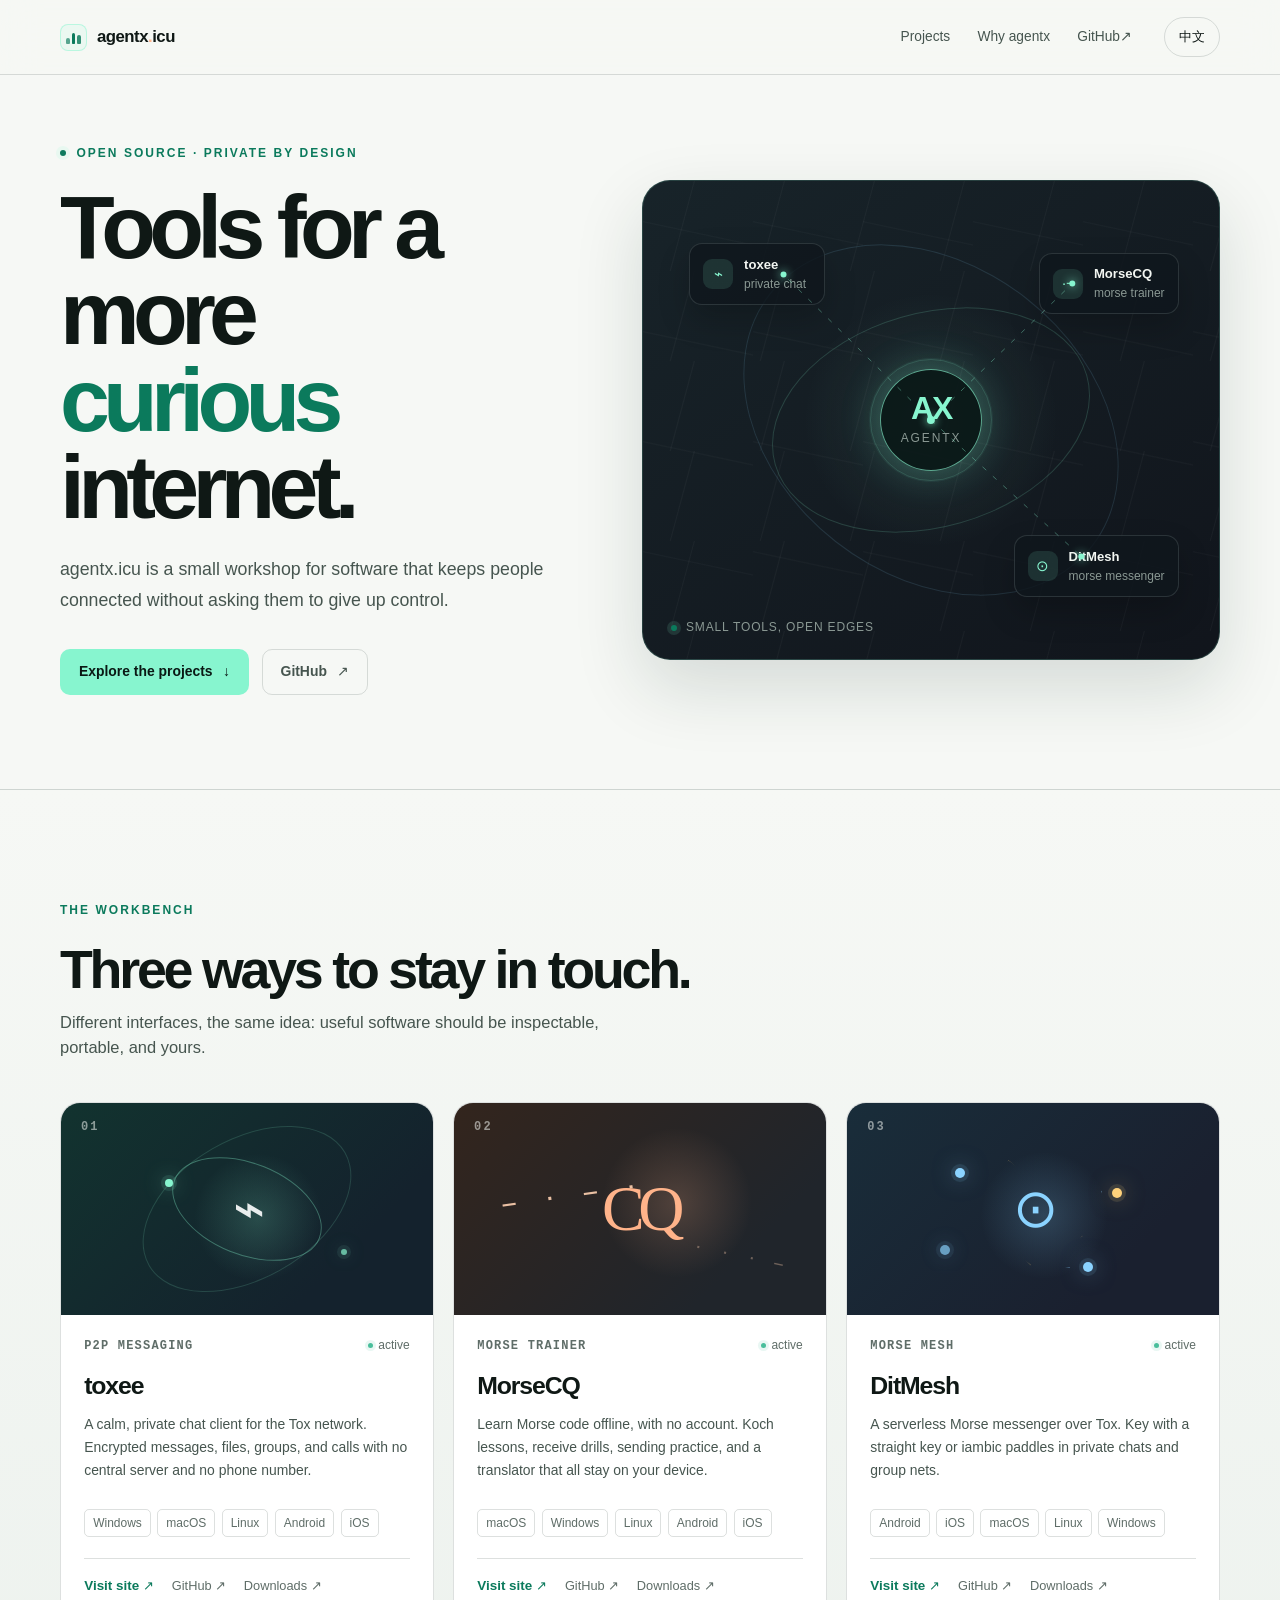
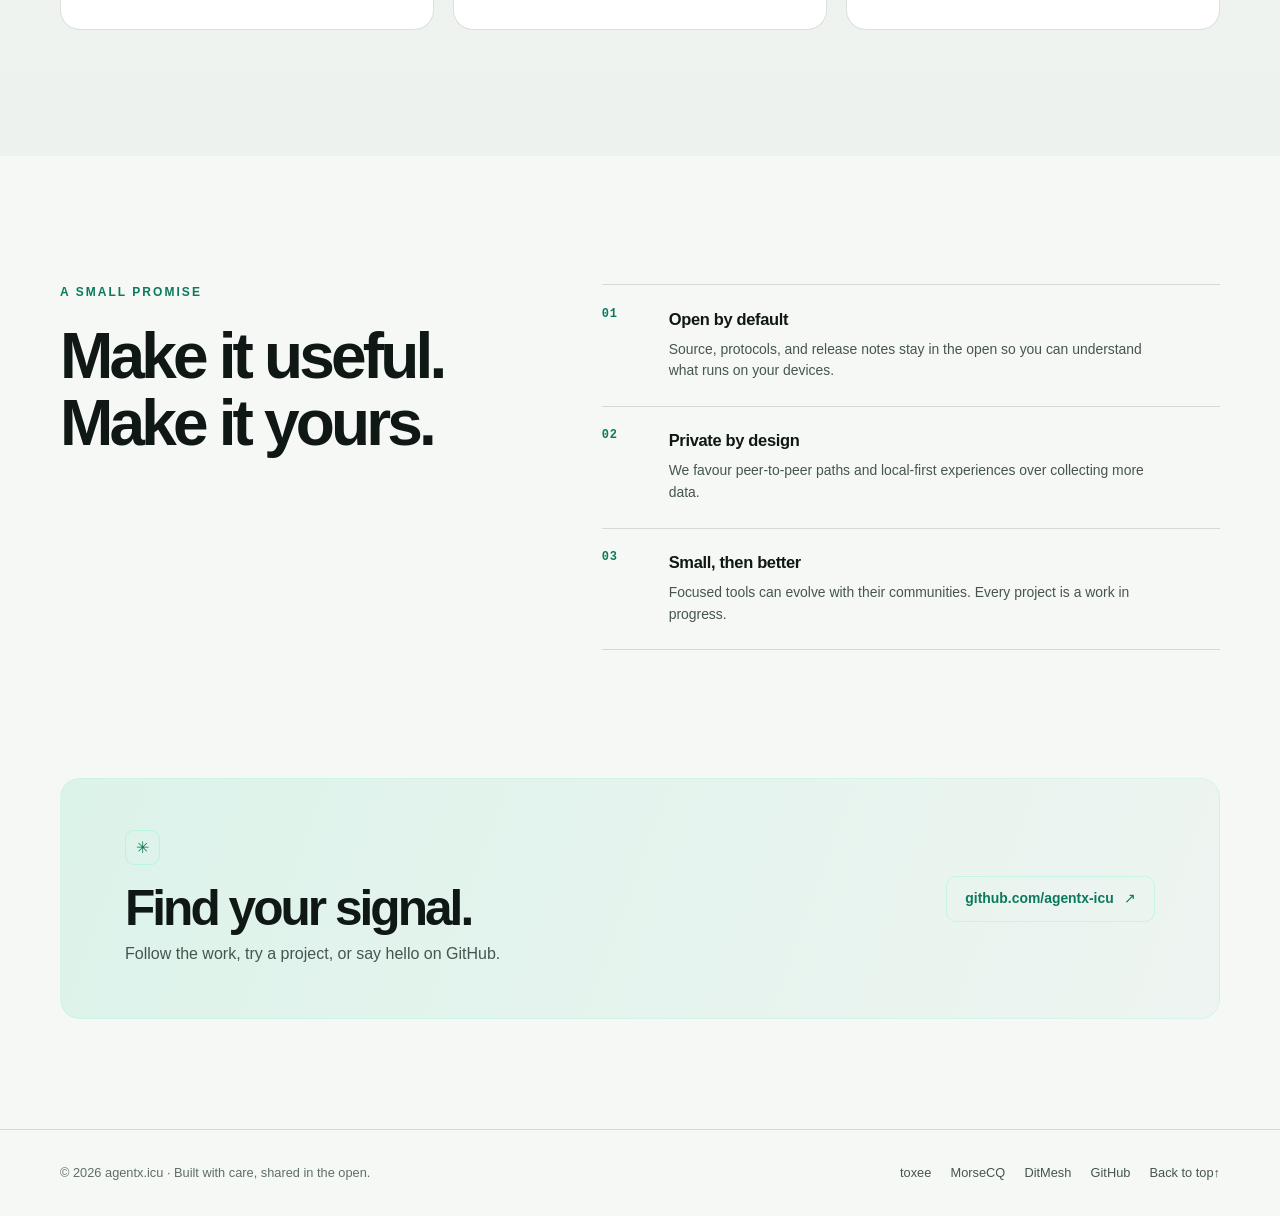
<file: index.html>
<!doctype html>
<html lang="en" data-lang="en">
<head>
  <meta charset="utf-8">
  <meta name="viewport" content="width=device-width, initial-scale=1">
  <title>agentx.icu — Open tools for private communication</title>
  <meta name="description" content="agentx.icu creates open-source, privacy-first communication tools: toxee, MorseCQ, and DitMesh.">
  <meta name="theme-color" content="#0b0e14" media="(prefers-color-scheme: dark)">
  <meta name="theme-color" content="#f6f8f5" media="(prefers-color-scheme: light)">
  <meta name="color-scheme" content="dark light">
  <link rel="canonical" href="https://agentx.icu/">
  <link rel="alternate" hreflang="en" href="https://agentx.icu/?lang=en">
  <link rel="alternate" hreflang="zh-Hans" href="https://agentx.icu/?lang=zh">
  <link rel="alternate" hreflang="x-default" href="https://agentx.icu/">
  <meta property="og:type" content="website">
  <meta property="og:site_name" content="agentx.icu">
  <meta property="og:title" content="agentx.icu — Open tools for private communication">
  <meta property="og:description" content="Open-source, privacy-first communication tools for curious people. Explore toxee, MorseCQ, and DitMesh.">
  <meta property="og:url" content="https://agentx.icu/">
  <meta property="og:image" content="https://agentx.icu/assets/og.jpg">
  <meta property="og:image:type" content="image/jpeg">
  <meta property="og:image:width" content="1200">
  <meta property="og:image:height" content="630">
  <meta property="og:image:alt" content="agentx.icu — Tools for a more curious internet">
  <meta name="twitter:card" content="summary_large_image">
  <meta name="twitter:title" content="agentx.icu — Open tools for private communication">
  <meta name="twitter:description" content="Open-source, privacy-first communication tools for curious people.">
  <meta name="twitter:image" content="https://agentx.icu/assets/og.jpg">
  <link rel="icon" href="assets/favicon.svg" type="image/svg+xml">
  <link rel="icon" href="assets/favicon-64.png" type="image/png" sizes="64x64">
  <link rel="apple-touch-icon" href="assets/apple-touch-icon.png">
  <link rel="stylesheet" href="assets/style.css">
  <script type="application/ld+json">
  {
    "@context": "https://schema.org",
    "@type": "Organization",
    "name": "agentx.icu",
    "url": "https://agentx.icu/",
    "logo": "https://agentx.icu/assets/icon-512.png",
    "sameAs": ["https://github.com/agentx-icu"],
    "description": "Open-source, privacy-first communication tools.",
    "hasPart": [
      {"@type": "SoftwareApplication", "name": "toxee", "url": "https://toxee.agentx.icu/", "codeRepository": "https://github.com/agentx-icu/toxee", "applicationCategory": "CommunicationApplication", "operatingSystem": "Windows, macOS, Linux, Android, iOS", "offers": {"@type": "Offer", "price": "0", "priceCurrency": "USD"}},
      {"@type": "SoftwareApplication", "name": "MorseCQ", "url": "https://morsecq.agentx.icu/", "codeRepository": "https://github.com/agentx-icu/morsecq", "applicationCategory": "EducationalApplication", "operatingSystem": "macOS, Windows, Linux, Android, iOS", "offers": {"@type": "Offer", "price": "0", "priceCurrency": "USD"}},
      {"@type": "SoftwareApplication", "name": "DitMesh", "url": "https://ditmesh.agentx.icu/", "codeRepository": "https://github.com/agentx-icu/ditmesh", "applicationCategory": "CommunicationApplication", "operatingSystem": "Android, iOS, macOS, Linux, Windows", "offers": {"@type": "Offer", "price": "0", "priceCurrency": "USD"}}
    ]
  }
  </script>
</head>
<body id="top">
  <a class="skip-link" href="#projects"><span class="en">Skip to projects</span><span class="zh">跳转到项目</span></a>
  <header class="site-header">
    <div class="wrap nav-wrap">
      <a class="brand" href="./" aria-label="agentx.icu home">
        <span class="brand-mark" aria-hidden="true"><i></i><i></i><i></i></span>
        <span>agentx<span class="brand-dot">.</span>icu</span>
      </a>
      <nav class="site-nav" aria-label="Primary navigation">
        <a href="#projects"><span class="en">Projects</span><span class="zh">项目</span></a>
        <a href="#why"><span class="en">Why agentx</span><span class="zh">我们相信</span></a>
        <a href="https://github.com/agentx-icu" target="_blank" rel="noreferrer">GitHub <span aria-hidden="true">↗</span></a>
      </nav>
      <button class="lang-toggle" type="button" data-lang-toggle aria-label="Switch to Simplified Chinese">中文</button>
    </div>
  </header>

  <main>
    <section class="hero wrap" aria-labelledby="hero-title">
      <div class="hero-copy">
        <p class="eyebrow"><span class="eyebrow-dot"></span><span class="en">OPEN SOURCE · PRIVATE BY DESIGN</span><span class="zh">开源 · 隐私优先</span></p>
        <h1 id="hero-title"><span class="en">Tools for a more<br><em>curious</em> internet.</span><span class="zh">为更好奇的<br><em>互联网</em>打造<span class="nowrap">工具。</span></span></h1>
        <p class="hero-lede"><span class="en">agentx.icu is a small workshop for software that keeps people connected without asking them to give up control.</span><span class="zh">agentx.icu 是一个小型软件工作室，专注于让人与人保持连接，同时把控制权交还给用户。</span></p>
        <div class="hero-actions">
          <a class="button button-primary" href="#projects"><span class="en">Explore the projects</span><span class="zh">探索项目</span><span aria-hidden="true">↓</span></a>
          <a class="button button-quiet" href="https://github.com/agentx-icu" target="_blank" rel="noreferrer">GitHub <span aria-hidden="true">↗</span></a>
        </div>
      </div>
      <div class="hero-visual" aria-label="A constellation of three connected project nodes" role="img">
        <div class="orbit orbit-one"></div><div class="orbit orbit-two"></div>
        <div class="signal signal-a"><span class="signal-icon">⌁</span><b>toxee</b><small><span class="en">private chat</span><span class="zh">私密聊天</span></small></div>
        <div class="signal signal-b"><span class="signal-icon">·−</span><b>MorseCQ</b><small><span class="en">morse trainer</span><span class="zh">摩尔斯训练</span></small></div>
        <div class="signal signal-c"><span class="signal-icon">⊙</span><b>DitMesh</b><small><span class="en">morse messenger</span><span class="zh">摩尔斯通讯</span></small></div>
        <div class="hero-core"><span class="core-pulse"></span><strong>AX</strong><small>agentx</small></div>
        <svg class="network-lines" viewBox="0 0 520 480" aria-hidden="true"><path d="M260 240L112 94M260 240L402 103M260 240L411 377"/><circle cx="260" cy="240" r="4"/><circle cx="112" cy="94" r="3"/><circle cx="402" cy="103" r="3"/><circle cx="411" cy="377" r="3"/></svg>
        <div class="hero-caption"><span class="pulse-dot"></span><span class="en">small tools, open edges</span><span class="zh">小工具，大连接</span></div>
      </div>
    </section>

    <section class="projects-section" id="projects" aria-labelledby="projects-title">
      <div class="wrap">
        <div class="section-heading">
          <p class="eyebrow"><span class="en">THE WORKBENCH</span><span class="zh">工作台</span></p>
          <h2 id="projects-title"><span class="en">Three ways to stay in touch.</span><span class="zh">三种保持连接的方式。</span></h2>
          <p><span class="en">Different interfaces, the same idea: useful software should be inspectable, portable, and yours.</span><span class="zh">不同的界面，同一个理念：好用的软件应该可审计、可移植，也真正属于你。</span></p>
        </div>
        <div class="project-grid">
          <article class="project-card project-toxee">
            <div class="project-art art-toxee" aria-hidden="true"><span class="art-label">01</span><span class="art-glyph">⌁</span><span class="art-orbit art-orbit-a"></span><span class="art-orbit art-orbit-b"></span></div>
            <div class="project-body">
              <div class="project-meta"><span class="project-kicker">P2P MESSAGING</span><span class="status"><i></i><span class="en">active</span><span class="zh">活跃</span></span></div>
              <h3>toxee</h3>
              <p><span class="en">A calm, private chat client for the Tox network. Encrypted messages, files, groups, and calls with no central server and no phone number.</span><span class="zh">简洁、私密的 Tox 网络聊天客户端。端到端加密的消息、文件、群组与通话，无需中心服务器，也无需手机号。</span></p>
              <div class="tag-row"><span>Windows</span><span>macOS</span><span>Linux</span><span>Android</span><span>iOS</span></div>
              <div class="project-links"><a class="text-link" href="https://toxee.agentx.icu/" data-site target="_blank" rel="noreferrer"><span class="en">Visit site</span><span class="zh">访问网站</span> <span aria-hidden="true">↗</span></a><a class="icon-link" href="https://github.com/agentx-icu/toxee" target="_blank" rel="noreferrer" aria-label="toxee on GitHub">GitHub ↗</a><a class="icon-link" href="https://github.com/agentx-icu/toxee/releases/latest" target="_blank" rel="noreferrer"><span class="en">Downloads</span><span class="zh">下载</span> ↗</a></div>
            </div>
          </article>

          <article class="project-card project-morse">
            <div class="project-art art-morse" aria-hidden="true"><span class="art-label">02</span><span class="morse-line">— · — ·</span><span class="morse-line morse-line-two">· · · —</span><span class="art-glyph">CQ</span></div>
            <div class="project-body">
              <div class="project-meta"><span class="project-kicker">MORSE TRAINER</span><span class="status"><i></i><span class="en">active</span><span class="zh">活跃</span></span></div>
              <h3>MorseCQ</h3>
              <p><span class="en">Learn Morse code offline, with no account. Koch lessons, receive drills, sending practice, and a translator that all stay on your device.</span><span class="zh">离线学习摩尔斯电码，无需账号。Koch 课程、抄收训练、拍发练习和翻译器，数据都只留在你的设备上。</span></p>
              <div class="tag-row"><span>macOS</span><span>Windows</span><span>Linux</span><span>Android</span><span>iOS</span></div>
              <div class="project-links"><a class="text-link" href="https://morsecq.agentx.icu/" data-site target="_blank" rel="noreferrer"><span class="en">Visit site</span><span class="zh">访问网站</span> <span aria-hidden="true">↗</span></a><a class="icon-link" href="https://github.com/agentx-icu/morsecq" target="_blank" rel="noreferrer" aria-label="MorseCQ on GitHub">GitHub ↗</a><a class="icon-link" href="https://github.com/agentx-icu/morsecq/releases/latest" target="_blank" rel="noreferrer"><span class="en">Downloads</span><span class="zh">下载</span> ↗</a></div>
            </div>
          </article>

          <article class="project-card project-ditmesh">
            <div class="project-art art-ditmesh" aria-hidden="true"><span class="art-label">03</span><span class="mesh-node node-a"></span><span class="mesh-node node-b"></span><span class="mesh-node node-c"></span><span class="mesh-node node-d"></span><span class="mesh-lines"></span><span class="art-glyph">⊙</span></div>
            <div class="project-body">
              <div class="project-meta"><span class="project-kicker">MORSE MESH</span><span class="status"><i></i><span class="en">active</span><span class="zh">活跃</span></span></div>
              <h3>DitMesh</h3>
              <p><span class="en">A serverless Morse messenger over Tox. Key with a straight key or iambic paddles in private chats and group nets.</span><span class="zh">运行在 Tox 之上的无服务器摩尔斯信使。用直键或自动键在私聊和群组电台网中拍发。</span></p>
              <div class="tag-row"><span>Android</span><span>iOS</span><span>macOS</span><span>Linux</span><span>Windows</span></div>
              <div class="project-links"><a class="text-link" href="https://ditmesh.agentx.icu/" data-site target="_blank" rel="noreferrer"><span class="en">Visit site</span><span class="zh">访问网站</span> <span aria-hidden="true">↗</span></a><a class="icon-link" href="https://github.com/agentx-icu/ditmesh" target="_blank" rel="noreferrer" aria-label="DitMesh on GitHub">GitHub ↗</a><a class="icon-link" href="https://github.com/agentx-icu/ditmesh/releases/latest" target="_blank" rel="noreferrer"><span class="en">Downloads</span><span class="zh">下载</span> ↗</a></div>
            </div>
          </article>
        </div>
      </div>
    </section>

    <section class="why-section" id="why" aria-labelledby="why-title">
      <div class="wrap why-grid">
        <div>
          <p class="eyebrow"><span class="en">A SMALL PROMISE</span><span class="zh">一个小小的承诺</span></p>
          <h2 id="why-title"><span class="en">Make it useful.<br>Make it yours.</span><span class="zh">做有用的事。<br>把它交给你。</span></h2>
        </div>
        <div class="principles">
          <div class="principle"><span class="principle-no">01</span><div><h3><span class="en">Open by default</span><span class="zh">默认开放</span></h3><p><span class="en">Source, protocols, and release notes stay in the open so you can understand what runs on your devices.</span><span class="zh">源代码、协议和发布说明都公开，让你了解设备上运行的一切。</span></p></div></div>
          <div class="principle"><span class="principle-no">02</span><div><h3><span class="en">Private by design</span><span class="zh">隐私优先</span></h3><p><span class="en">We favour peer-to-peer paths and local-first experiences over collecting more data.</span><span class="zh">优先选择点对点和本地优先的体验，而不是收集更多数据。</span></p></div></div>
          <div class="principle"><span class="principle-no">03</span><div><h3><span class="en">Small, then better</span><span class="zh">先小，再变好</span></h3><p><span class="en">Focused tools can evolve with their communities. Every project is a work in progress.</span><span class="zh">专注的工具可以和社区一起成长。每个项目都在持续改进。</span></p></div></div>
        </div>
      </div>
    </section>

    <section class="closing wrap" aria-labelledby="closing-title">
      <div class="closing-inner">
        <div><span class="closing-mark" aria-hidden="true">✳</span><h2 id="closing-title"><span class="en">Find your signal.</span><span class="zh">找到你的信号。</span></h2><p><span class="en">Follow the work, try a project, or say hello on GitHub.</span><span class="zh">关注项目、亲自试试，或在 GitHub 上打个招呼。</span></p></div>
        <a class="button button-light" href="https://github.com/agentx-icu" target="_blank" rel="noreferrer">github.com/agentx-icu <span aria-hidden="true">↗</span></a>
      </div>
    </section>
  </main>

  <footer class="site-footer">
    <div class="wrap footer-inner">
      <span>© <span id="year">2026</span> agentx.icu · <span class="en">Built with care, shared in the open.</span><span class="zh">用心构建，开放分享。</span></span>
      <nav class="footer-links" aria-label="Projects">
        <a href="https://toxee.agentx.icu/" data-site>toxee</a>
        <a href="https://morsecq.agentx.icu/" data-site>MorseCQ</a>
        <a href="https://ditmesh.agentx.icu/" data-site>DitMesh</a>
        <a href="https://github.com/agentx-icu" rel="noreferrer">GitHub</a>
        <a href="#top"><span class="en">Back to top</span><span class="zh">回到顶部</span> ↑</a>
      </nav>
    </div>
  </footer>
  <script src="assets/main.js"></script>
</body>
</html>
</file>
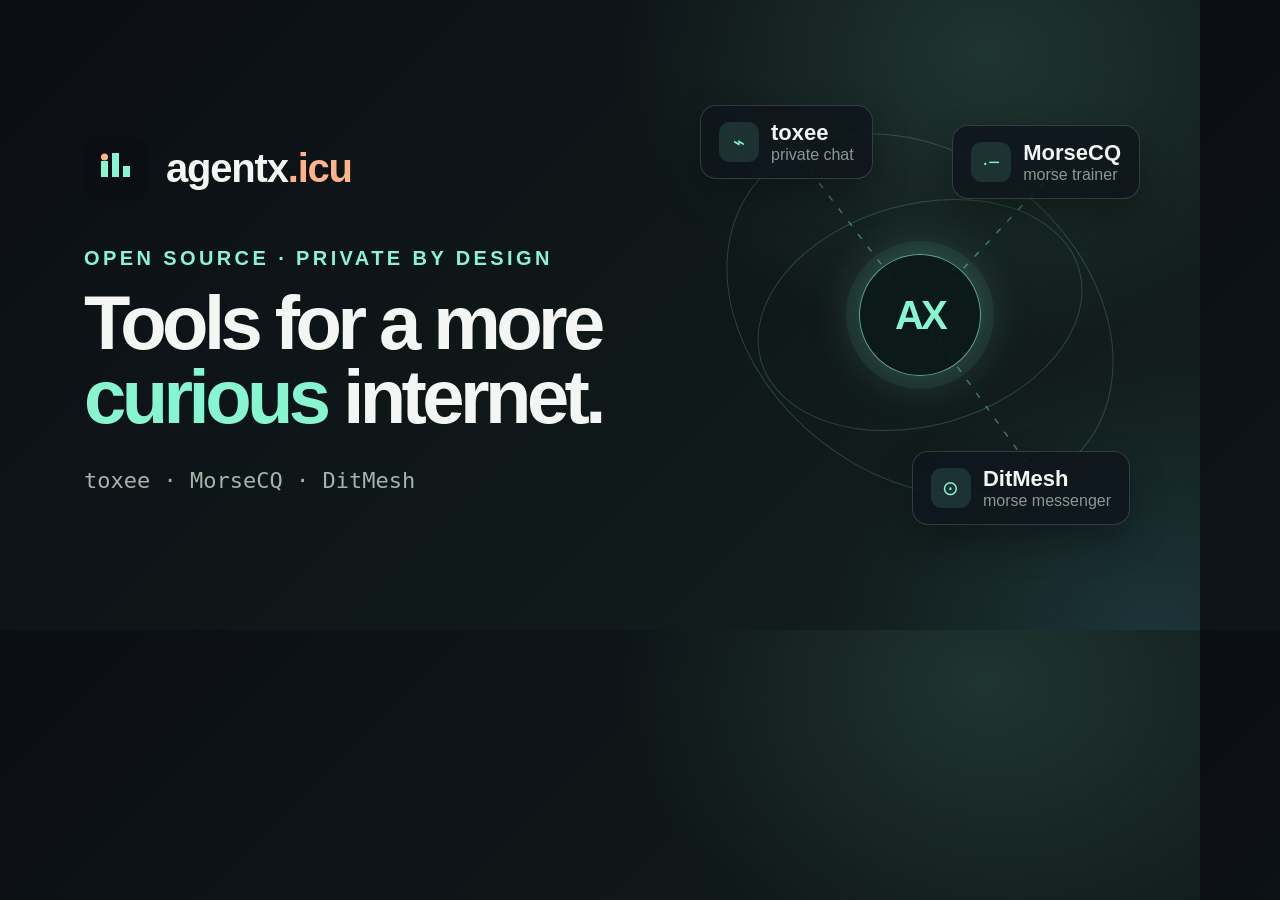
<file: tools/og.html>
<!doctype html>
<!-- Social preview template, rendered to assets/og.jpg at 1200x630.
     See README "Social preview and icons". -->
<html lang="en">
<head>
<meta charset="utf-8">
<style>
  html, body { margin: 0; width: 1200px; height: 630px; overflow: hidden; }
  body {
    font-family: Inter, ui-sans-serif, -apple-system, "Segoe UI", "PingFang SC", sans-serif;
    color: #f3f6f2; position: relative;
    background:
      radial-gradient(520px 420px at 82% 8%, rgba(135, 245, 207, .13), transparent 70%),
      radial-gradient(460px 380px at 96% 100%, rgba(93, 200, 255, .12), transparent 70%),
      linear-gradient(135deg, #0b0e14, #13201d);
  }
  .copy { position: absolute; left: 84px; top: 0; bottom: 0; width: 600px; display: flex; flex-direction: column; justify-content: center; }
  .brand { display: flex; align-items: center; gap: 18px; font-size: 40px; font-weight: 750; letter-spacing: -.03em; }
  .brand img { width: 64px; height: 64px; }
  .brand b { color: #ffb38a; }
  .eyebrow { margin: 46px 0 16px; color: #87f5cf; font-size: 20px; font-weight: 600; letter-spacing: .17em; }
  h1 { margin: 0; font-size: 76px; font-weight: 680; letter-spacing: -.06em; line-height: .98; }
  h1 em { color: #87f5cf; font-style: normal; }
  .url { margin-top: 34px; color: #a6b3ad; font: 22px ui-monospace, "SF Mono", Menlo, monospace; }
  .map { position: absolute; left: 700px; top: 75px; width: 440px; height: 480px; }
  .map svg { position: absolute; inset: 0; }
  .map path { fill: none; stroke: rgba(135, 245, 207, .4); stroke-width: 1.5; stroke-dasharray: 6 10; }
  .ring { position: absolute; left: 50%; top: 50%; border: 1px solid rgba(135, 245, 207, .2); border-radius: 50%; transform: translate(-50%, -50%) rotate(-16deg); }
  .core { position: absolute; left: 50%; top: 50%; width: 120px; height: 120px; display: grid; place-content: center; text-align: center;
          border: 1px solid rgba(135, 245, 207, .65); border-radius: 50%; background: rgba(11, 25, 24, .92); transform: translate(-50%, -50%);
          box-shadow: 0 0 0 13px rgba(135, 245, 207, .06), 0 0 50px rgba(135, 245, 207, .25); }
  .core strong { color: #87f5cf; font-size: 40px; letter-spacing: -.07em; line-height: 1; }
  .node { position: absolute; display: flex; align-items: center; gap: 12px; padding: 14px 18px; border: 1px solid rgba(211, 232, 222, .18);
          border-radius: 16px; background: rgba(15, 23, 29, .9); box-shadow: 0 16px 36px rgba(0, 0, 0, .3); }
  .node i { display: grid; width: 40px; height: 40px; place-items: center; border-radius: 11px; background: rgba(135, 245, 207, .12); color: #87f5cf; font-style: normal; font-size: 20px; }
  .node b { display: block; font-size: 22px; }
  .node small { color: #8a9893; font-size: 16px; }
  .n1 { left: 0; top: 30px; } .n2 { right: 0; top: 50px; } .n3 { right: 10px; bottom: 30px; }
</style>
</head>
<body>
  <div class="copy">
    <div class="brand"><img src="../assets/favicon.svg" alt=""><span>agentx<b>.icu</b></span></div>
    <div class="eyebrow">OPEN SOURCE · PRIVATE BY DESIGN</div>
    <h1>Tools for a more<br><em>curious</em> internet.</h1>
    <div class="url">toxee · MorseCQ · DitMesh</div>
  </div>
  <div class="map">
    <div class="ring" style="width:330px;height:220px"></div>
    <div class="ring" style="width:420px;height:320px;transform:translate(-50%,-50%) rotate(38deg)"></div>
    <svg viewBox="0 0 440 480"><path d="M220 240L90 70M220 240L360 90M220 240L350 420"/></svg>
    <div class="core"><strong>AX</strong></div>
    <div class="node n1"><i>⌁</i><div><b>toxee</b><small>private chat</small></div></div>
    <div class="node n2"><i>·−</i><div><b>MorseCQ</b><small>morse trainer</small></div></div>
    <div class="node n3"><i>⊙</i><div><b>DitMesh</b><small>morse messenger</small></div></div>
  </div>
</body>
</html>
</file>
<file: assets/style.css>
:root {
  --bg: #0b0e14;
  --bg-soft: #10151b;
  --panel: #121920;
  --panel-hi: #172129;
  --text: #f3f6f2;
  --muted: #a6b3ad;
  --subtle: #6e7c78;
  --line: rgba(211, 232, 222, .14);
  --mint: #87f5cf;
  --mint-deep: #49be9b;
  --peach: #ffb38a;
  --sky: #8bd3ff;
  --sun: #ffd27b;
  --accent: #87f5cf;
  --header-bg: rgba(11,14,20,.75);
  --card-bg: rgba(18,25,32,.86);
  --closing-bg: linear-gradient(110deg, rgba(29,67,59,.62), rgba(21,31,40,.92));
  --grain: .22;
  --shadow: 0 28px 80px rgba(0, 0, 0, .22);
  --radius: 20px;
  --font: Inter, ui-sans-serif, -apple-system, BlinkMacSystemFont, "Segoe UI", "PingFang SC", "Microsoft YaHei", sans-serif;
  font-family: var(--font);
  color: var(--text);
  background: var(--bg);
  line-height: 1.55;
  font-synthesis: none;
}
/* Light palette for visitors whose system is set to light. The hero
   constellation and the project artwork stay dark in both themes. */
@media (prefers-color-scheme: light) {
  :root {
    --bg: #f6f8f5;
    --bg-soft: #edf2ee;
    --text: #0f1815;
    --muted: #46554f;
    --subtle: #5f6d68;
    --line: rgba(15,40,32,.14);
    --accent: #0b7a5c;
    --header-bg: rgba(246,248,245,.82);
    --card-bg: #ffffff;
    --closing-bg: linear-gradient(110deg, #dcf3ea, #eef4f1);
    --grain: .08;
    --shadow: 0 28px 70px rgba(16,40,32,.14);
  }
  .project-card:hover { box-shadow: 0 25px 58px rgba(16,40,32,.12); }
}
.hero-visual, .project-art {
  --text: #f3f6f2; --muted: #a6b3ad; --subtle: #8a9893; --line: rgba(211,232,222,.14);
  color: var(--text);
}
* { box-sizing: border-box; }
html { scroll-behavior: smooth; scroll-padding-top: 84px; background: var(--bg); }
body { margin: 0; min-width: 320px; background: var(--bg); color: var(--text); }
body::before { content: ""; position: fixed; inset: 0; pointer-events: none; opacity: var(--grain); background-image: radial-gradient(rgba(255,255,255,.12) .6px, transparent .6px); background-size: 5px 5px; mix-blend-mode: soft-light; z-index: 20; }
a { color: inherit; text-decoration: none; }
a:hover { color: var(--accent); }
button { font: inherit; }
.wrap { width: min(1160px, calc(100% - 48px)); margin-inline: auto; }
.skip-link { position: absolute; left: 1rem; top: -3rem; z-index: 100; padding: .65rem 1rem; border-radius: 9px; background: var(--mint); color: #07100d; font-weight: 700; transition: top .2s; }
.skip-link:focus { top: 1rem; }
.site-header { position: sticky; top: 0; z-index: 15; border-bottom: 1px solid var(--line); background: var(--header-bg); -webkit-backdrop-filter: blur(18px); backdrop-filter: blur(18px); }
.nav-wrap { min-height: 74px; display: flex; align-items: center; gap: 2rem; }
.brand { display: inline-flex; align-items: center; min-height: 44px; gap: .62rem; color: var(--text); font-size: 1.05rem; font-weight: 750; letter-spacing: -.03em; white-space: nowrap; }
.brand-dot { color: var(--peach); }
.brand-mark { display: inline-flex; width: 27px; height: 27px; padding: 6px 5px; align-items: end; gap: 2px; border: 1px solid rgba(135,245,207,.5); border-radius: 8px; background: rgba(135,245,207,.1); }
.brand-mark i { display: block; flex: 1; border-radius: 2px 2px 1px 1px; background: var(--accent); }
.brand-mark i:nth-child(1) { height: 42%; opacity: .66; }
.brand-mark i:nth-child(2) { height: 84%; }
.brand-mark i:nth-child(3) { height: 62%; opacity: .82; }
.site-nav { display: flex; align-items: center; gap: 1.7rem; margin-left: auto; color: var(--muted); font-size: .86rem; }
.site-nav a { display: inline-flex; align-items: center; min-height: 40px; transition: color .2s; }
.site-nav a:hover { color: var(--text); }
.lang-toggle { min-height: 40px; min-width: 56px; border: 1px solid var(--line); border-radius: 999px; padding: .42rem .85rem; color: var(--text); background: transparent; cursor: pointer; font-size: .8rem; transition: border-color .2s, background .2s; }
.lang-toggle:hover, .lang-toggle:focus-visible { border-color: var(--accent); background: rgba(135,245,207,.08); outline: none; }
.en, .zh { display: none; }
[data-lang="en"] .en, [data-lang="zh"] .zh { display: inline; }
.hero { min-height: 630px; display: grid; grid-template-columns: minmax(0, .93fr) minmax(430px, 1.07fr); align-items: center; gap: 5rem; padding-top: 70px; padding-bottom: 94px; }
.hero-copy { position: relative; z-index: 1; }
.eyebrow { display: flex; align-items: center; gap: .65rem; margin: 0 0 1.4rem; color: var(--accent); font: 600 .75rem/1.35 var(--font); letter-spacing: .17em; }
.eyebrow-dot, .pulse-dot { display: inline-block; width: 6px; height: 6px; border-radius: 50%; background: var(--accent); box-shadow: 0 0 0 4px rgba(135,245,207,.12); }
h1, h2, h3, p { margin-top: 0; }
h1 { max-width: 650px; margin-bottom: 1.45rem; color: var(--text); font-size: clamp(3.45rem, 7vw, 6.2rem); font-weight: 680; letter-spacing: -.075em; line-height: .97; }
h1 em { color: var(--accent); font-style: normal; }
.nowrap { white-space: nowrap; }
.hero-lede { max-width: 510px; color: var(--muted); font-size: 1.11rem; line-height: 1.7; }
.hero-actions { display: flex; align-items: center; flex-wrap: wrap; gap: .8rem; margin-top: 2.15rem; }
.button { display: inline-flex; align-items: center; justify-content: center; gap: .65rem; min-height: 45px; padding: .7rem 1.12rem; border: 1px solid transparent; border-radius: 10px; font-size: .87rem; font-weight: 650; transition: transform .2s, background .2s, border-color .2s, color .2s; }
.button:hover { transform: translateY(-2px); }
.button-primary { background: var(--mint); color: #0a1814; }
.button-primary:hover { background: #b3ffe4; color: #0a1814; }
.button-quiet { border-color: var(--line); color: var(--muted); }
.button-quiet:hover { border-color: rgba(135,245,207,.5); color: var(--text); }
.hero-visual { position: relative; height: 480px; border: 1px solid rgba(135,245,207,.18); border-radius: 28px; overflow: hidden; background: radial-gradient(circle at 50% 50%, rgba(135,245,207,.10), transparent 34%), linear-gradient(145deg, rgba(19,31,37,.98), rgba(12,16,23,.98)); box-shadow: var(--shadow); }
.hero-visual::before { content: ""; position: absolute; inset: 0; opacity: .75; background: linear-gradient(105deg, transparent 44%, rgba(255,255,255,.05) 45%, transparent 46%), linear-gradient(12deg, transparent 51%, rgba(255,255,255,.04) 52%, transparent 53%); background-size: 90px 90px, 110px 110px; }
.orbit { position: absolute; left: 50%; top: 50%; border: 1px solid rgba(135,245,207,.17); border-radius: 50%; transform: translate(-50%, -50%) rotate(-16deg); }
.orbit-one { width: 325px; height: 215px; }
.orbit-two { width: 410px; height: 310px; transform: translate(-50%, -50%) rotate(38deg); border-color: rgba(139,211,255,.13); }
.network-lines { position: absolute; inset: 0; width: 100%; height: 100%; overflow: visible; }
.network-lines path { fill: none; stroke: rgba(135,245,207,.38); stroke-width: 1; stroke-dasharray: 5 9; }
.network-lines circle { fill: var(--mint); filter: drop-shadow(0 0 5px var(--mint)); }
.hero-core { position: absolute; left: 50%; top: 50%; display: grid; width: 102px; height: 102px; place-content: center; border: 1px solid rgba(135,245,207,.65); border-radius: 50%; background: rgba(11,25,24,.9); transform: translate(-50%, -50%); box-shadow: 0 0 0 11px rgba(135,245,207,.055), 0 0 42px rgba(135,245,207,.24); text-align: center; }
.hero-core strong { color: var(--mint); font-size: 2rem; letter-spacing: -.07em; line-height: 1; }
.hero-core small { margin-top: .3rem; color: var(--subtle); font-size: .75rem; letter-spacing: .16em; text-transform: uppercase; }
.core-pulse { position: absolute; inset: -11px; border: 1px solid rgba(135,245,207,.14); border-radius: inherit; animation: breathe 3s ease-in-out infinite; }
.signal { position: absolute; display: grid; grid-template-columns: 33px 1fr; column-gap: .48rem; align-items: center; min-width: 136px; padding: .65rem .82rem; border: 1px solid var(--line); border-radius: 13px; background: rgba(15,23,29,.82); box-shadow: 0 15px 32px rgba(0,0,0,.2); }
.signal-icon { grid-row: span 2; display: grid; width: 30px; height: 30px; place-items: center; border-radius: 9px; background: rgba(135,245,207,.12); color: var(--mint); font-size: .92rem; }
.signal b { font-size: .82rem; font-weight: 700; }
.signal small { color: var(--subtle); font-size: .75rem; }
.signal-a { left: 8%; top: 13%; }
.signal-b { right: 7%; top: 15%; }
.signal-c { right: 7%; bottom: 13%; }
.hero-caption { position: absolute; bottom: 22px; left: 28px; display: flex; align-items: center; gap: .55rem; color: var(--subtle); font-size: .75rem; letter-spacing: .07em; text-transform: uppercase; }
.projects-section { padding: 112px 0 126px; background: linear-gradient(180deg, var(--bg), var(--bg-soft)); border-top: 1px solid var(--line); }
.section-heading { max-width: 640px; margin-bottom: 2.55rem; }
.section-heading h2, .why-section h2, .closing h2 { margin-bottom: .8rem; font-size: clamp(2.15rem, 4.2vw, 3.5rem); line-height: 1.05; letter-spacing: -.06em; }
.section-heading > p:last-child { max-width: 550px; color: var(--muted); font-size: 1.03rem; }
.project-grid { display: grid; grid-template-columns: repeat(3, 1fr); gap: 1.2rem; }
.project-card { min-width: 0; overflow: hidden; border: 1px solid var(--line); border-radius: var(--radius); background: var(--card-bg); transition: transform .25s, border-color .25s, box-shadow .25s; }
.project-card:hover { transform: translateY(-7px); border-color: rgba(135,245,207,.42); box-shadow: 0 25px 58px rgba(0,0,0,.22); }
.project-art { position: relative; height: 212px; overflow: hidden; }
.art-label { position: absolute; top: 18px; left: 20px; color: rgba(243,246,242,.55); font: 600 .75rem/1 ui-monospace, SFMono-Regular, Menlo, monospace; letter-spacing: .18em; }
.art-glyph { position: absolute; left: 50%; top: 50%; color: rgba(255,255,255,.9); font-size: 3.4rem; font-weight: 300; letter-spacing: -.1em; transform: translate(-50%, -50%); }
.art-toxee { background: radial-gradient(circle at 53% 54%, rgba(135,245,207,.18), transparent 28%), linear-gradient(135deg, #12332f, #14222d 75%); }
.art-toxee::before, .art-toxee::after { content: ""; position: absolute; left: 50%; top: 50%; border: 1px solid rgba(135,245,207,.35); border-radius: 50%; transform: translate(-50%, -50%) rotate(22deg); }
.art-toxee::before { width: 155px; height: 90px; }
.art-toxee::after { width: 225px; height: 138px; border-color: rgba(135,245,207,.16); transform: translate(-50%, -50%) rotate(-30deg); }
.art-orbit { position: absolute; border-radius: 50%; background: var(--mint); box-shadow: 0 0 0 4px rgba(135,245,207,.11), 0 0 20px rgba(135,245,207,.7); }
.art-orbit-a { width: 8px; height: 8px; left: 28%; top: 36%; }
.art-orbit-b { width: 6px; height: 6px; right: 23%; bottom: 28%; opacity: .72; }
.art-morse { background: radial-gradient(circle at 60% 47%, rgba(255,179,138,.2), transparent 30%), linear-gradient(135deg, #33251d, #20252b 76%); }
.morse-line { position: absolute; left: 13%; top: 38%; color: rgba(255,210,177,.9); font: 600 1.35rem ui-monospace, SFMono-Regular, Menlo, monospace; letter-spacing: .35em; transform: rotate(-8deg); }
.morse-line-two { left: auto; top: auto; right: 10%; bottom: 24%; color: rgba(255,210,177,.35); font-size: .9rem; transform: rotate(12deg); }
.art-morse .art-glyph { color: var(--peach); font-family: Georgia, serif; font-size: 4rem; font-weight: 400; }
.art-ditmesh { background: radial-gradient(circle at 53% 53%, rgba(139,211,255,.19), transparent 28%), linear-gradient(135deg, #192d3a, #1a202f 75%); }
.mesh-lines::before, .mesh-lines::after { content: ""; position: absolute; left: 29%; top: 32%; width: 39%; height: 45%; border: 1px solid rgba(139,211,255,.38); clip-path: polygon(0 0, 100% 21%, 78% 100%, 23% 82%); }
.mesh-lines::after { transform: rotate(38deg) scale(.72); border-color: rgba(255,210,123,.35); }
.mesh-node { position: absolute; z-index: 1; width: 10px; height: 10px; border-radius: 50%; background: var(--sky); box-shadow: 0 0 0 4px rgba(139,211,255,.11), 0 0 22px rgba(139,211,255,.6); }
.node-a { left: 29%; top: 31%; }.node-b { right: 26%; top: 40%; background: var(--sun); box-shadow: 0 0 0 4px rgba(255,210,123,.12), 0 0 22px rgba(255,210,123,.55); }.node-c { right: 34%; bottom: 20%; }.node-d { left: 25%; bottom: 28%; opacity: .7; }
.art-ditmesh .art-glyph { color: var(--sky); }
.project-body { padding: 1.35rem 1.45rem 1.45rem; }
.project-meta { display: flex; align-items: center; justify-content: space-between; gap: .5rem; margin-bottom: .75rem; }
.project-kicker { color: var(--subtle); font: 600 .75rem/1 ui-monospace, SFMono-Regular, Menlo, monospace; letter-spacing: .1em; }
.status { display: inline-flex; align-items: center; gap: .34rem; color: var(--subtle); font-size: .75rem; }
.status i { width: 5px; height: 5px; border-radius: 50%; background: var(--mint-deep); box-shadow: 0 0 0 3px rgba(73,190,155,.12); }
.project-body h3 { margin-bottom: .5rem; font-size: 1.55rem; letter-spacing: -.045em; }
.project-body p { min-height: 80px; margin-bottom: 1rem; color: var(--muted); font-size: .87rem; line-height: 1.65; }
.tag-row { display: flex; flex-wrap: wrap; gap: .4rem; margin-bottom: 1.3rem; }
.tag-row span { padding: .22rem .5rem; border: 1px solid var(--line); border-radius: 5px; color: var(--subtle); font-size: .75rem; }
.project-links { display: flex; align-items: center; flex-wrap: wrap; column-gap: 1.1rem; border-top: 1px solid var(--line); padding-top: .45rem; }
.project-links a { display: inline-flex; align-items: center; gap: .25rem; min-height: 40px; }
.text-link { color: var(--accent); font-size: .84rem; font-weight: 680; }
.icon-link { color: var(--subtle); font-size: .8rem; transition: color .2s; }
.icon-link:hover { color: var(--text); }
.why-section { padding: 128px 0; background: var(--bg); }
.why-grid { display: grid; grid-template-columns: minmax(240px, .82fr) minmax(400px, 1.18fr); gap: 7rem; }
.why-section h2 { font-size: clamp(2.55rem, 5vw, 4rem); }
.principle { display: grid; grid-template-columns: 47px 1fr; gap: 1.25rem; padding: 1.35rem 0 1.5rem; border-top: 1px solid var(--line); }
.principle:last-child { border-bottom: 1px solid var(--line); }
.principle-no { color: var(--accent); font: 600 .75rem ui-monospace, SFMono-Regular, Menlo, monospace; letter-spacing: .08em; }
.principle h3 { margin-bottom: .4rem; font-size: 1.03rem; letter-spacing: -.02em; }
.principle p { max-width: 480px; margin: 0; color: var(--muted); font-size: .87rem; }
.closing { padding-bottom: 110px; }
.closing-inner { display: flex; align-items: center; justify-content: space-between; gap: 2rem; padding: 3.2rem clamp(1.5rem, 5vw, 4.25rem); border: 1px solid rgba(135,245,207,.22); border-radius: var(--radius); background: var(--closing-bg); }
.closing-mark { display: inline-grid; width: 35px; height: 35px; place-items: center; margin-bottom: 1.05rem; border: 1px solid rgba(135,245,207,.4); border-radius: 9px; color: var(--accent); }
.closing h2 { margin-bottom: .5rem; font-size: clamp(2rem, 4vw, 3.1rem); }
.closing p { margin-bottom: 0; color: var(--muted); }
.button-light { border-color: rgba(135,245,207,.38); color: var(--accent); white-space: nowrap; }
.button-light:hover { border-color: var(--accent); background: rgba(135,245,207,.08); color: var(--accent); }
.site-footer { border-top: 1px solid var(--line); color: var(--subtle); font-size: .8rem; }
.footer-inner { min-height: 86px; display: flex; align-items: center; justify-content: space-between; flex-wrap: wrap; column-gap: 2rem; padding: .6rem 0; }
.footer-links { display: flex; flex-wrap: wrap; column-gap: 1.2rem; }
.footer-links a { display: inline-flex; align-items: center; min-height: 40px; color: var(--muted); }
@keyframes breathe { 0%, 100% { transform: scale(.97); opacity: .7; } 50% { transform: scale(1.03); opacity: 1; } }
@media (max-width: 960px) {
  .hero { grid-template-columns: minmax(0, 1fr); gap: 2.5rem; padding-top: 70px; }
  .hero-copy { max-width: 720px; }
  .hero-visual { height: 430px; width: min(100%, 660px); }
  .project-grid { grid-template-columns: 1fr; }
  .project-card { display: grid; grid-template-columns: minmax(220px, .7fr) 1fr; }
  .project-art { height: 100%; min-height: 250px; }
  .project-body p { min-height: 0; }
  .why-grid { gap: 4rem; }
}
@media (max-width: 680px) {
  .wrap { width: min(100% - 32px, 560px); }
  html { scroll-padding-top: 0; }
  .site-header { position: static; }
  .nav-wrap { min-height: 0; flex-wrap: wrap; gap: 0 .8rem; padding-top: .55rem; }
  .lang-toggle { margin-left: auto; }
  .site-nav { order: 3; width: 100%; margin: 0; gap: 1.3rem; border-top: 1px solid var(--line); }
  .hero { min-height: 0; padding: 48px 0 80px; }
  h1 { font-size: clamp(3.1rem, 15vw, 5rem); }
  .hero-lede { font-size: 1rem; }
  .hero-visual { height: 385px; border-radius: 20px; }
  .orbit-one { width: 270px; height: 180px; }.orbit-two { width: 340px; height: 250px; }
  .signal { min-width: 120px; padding: .54rem .58rem; }.signal-a { left: 4%; top: 9%; }.signal-b { right: 3%; top: 10%; }.signal-c { right: 3%; bottom: 10%; }
  .signal-icon { width: 26px; height: 26px; font-size: .75rem; }.signal b { font-size: .78rem; }
  .hero-caption { left: 20px; bottom: 18px; }
  .projects-section, .why-section { padding: 84px 0; }
  .project-card { display: block; }
  .project-art { height: 180px; min-height: 0; }
  .why-grid { grid-template-columns: 1fr; gap: 2.6rem; }
  .closing { padding-bottom: 80px; }
  .closing-inner { display: block; padding: 2rem 1.35rem; }.closing .button { margin-top: 1.6rem; }
  .footer-inner { flex-direction: column; align-items: flex-start; justify-content: center; padding: 1.2rem 0; }
}
@media (max-width: 420px) {
  /* Two cards side by side do not fit; drop MorseCQ below toxee. */
  .signal-b { top: 21%; }
}
@media (prefers-reduced-motion: reduce) {
  *, *::before, *::after { scroll-behavior: auto !important; animation-duration: .01ms !important; animation-iteration-count: 1 !important; transition-duration: .01ms !important; }
}
</file>
